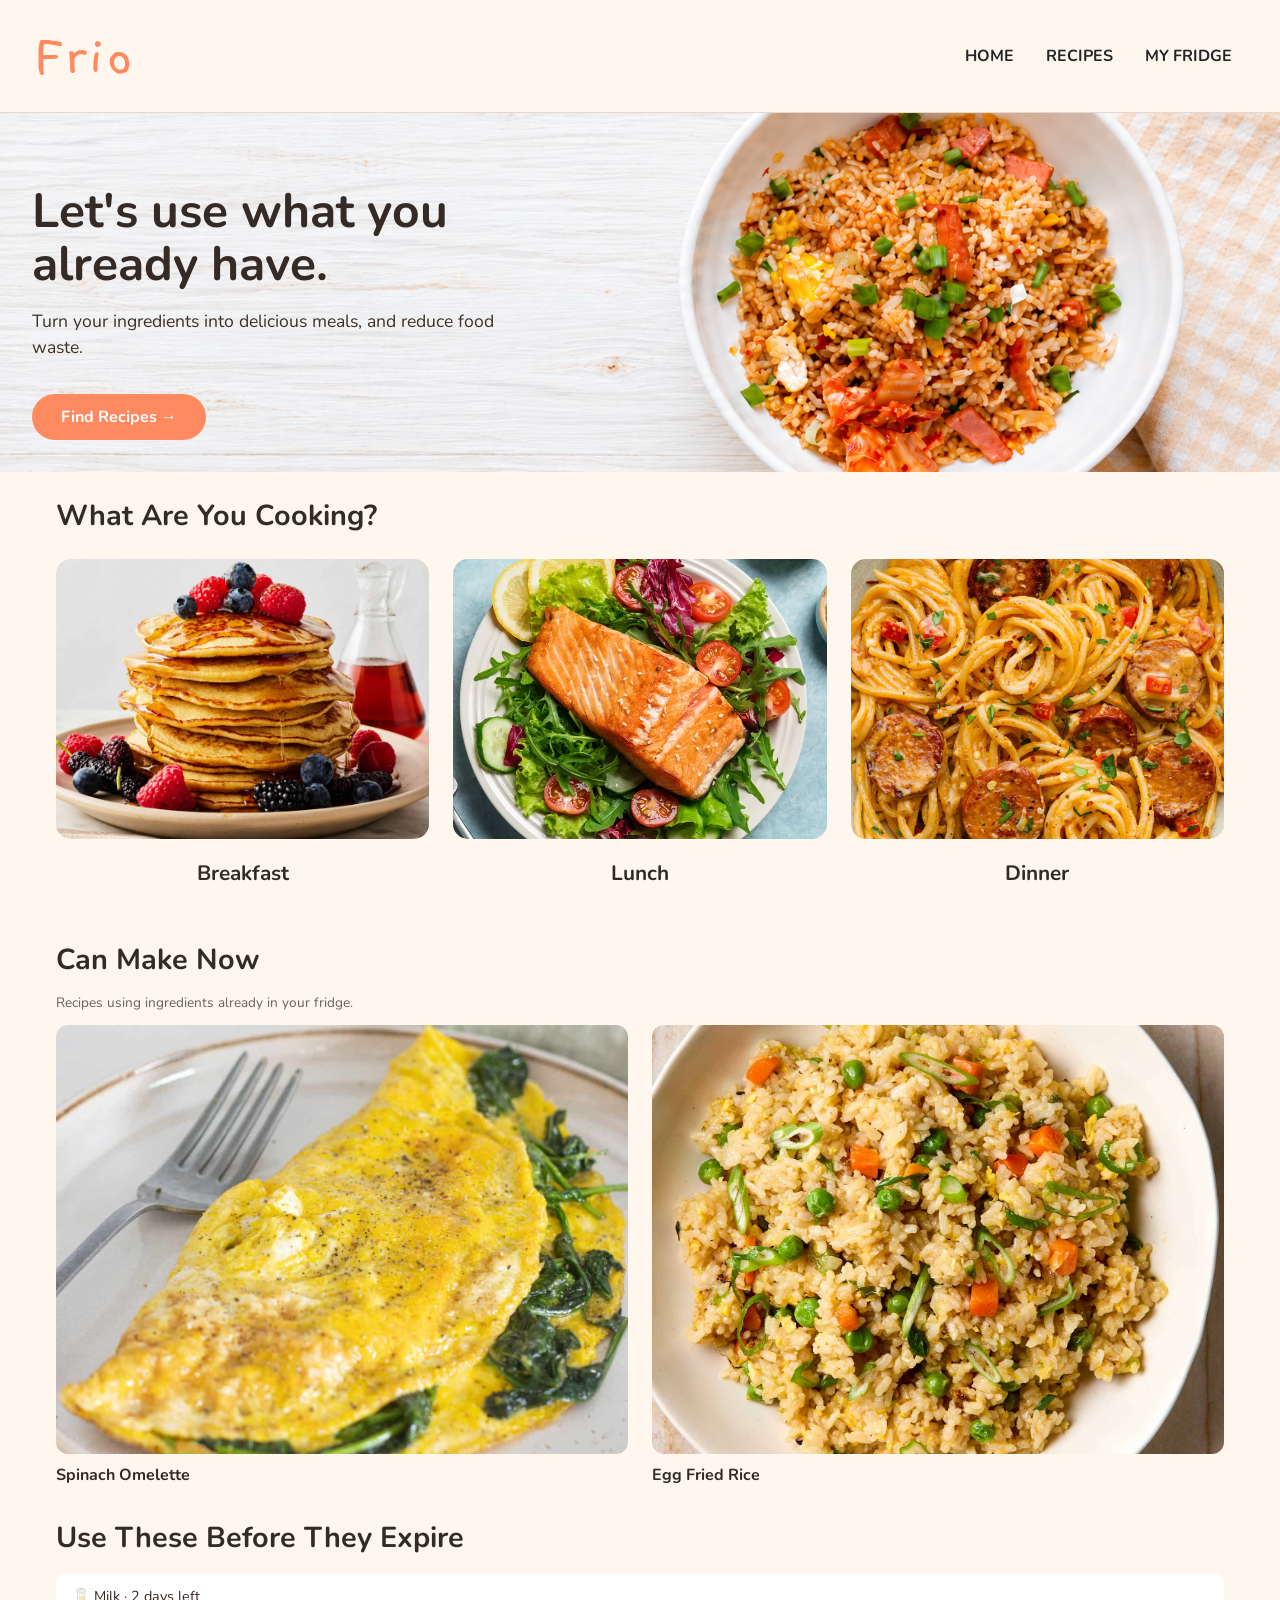
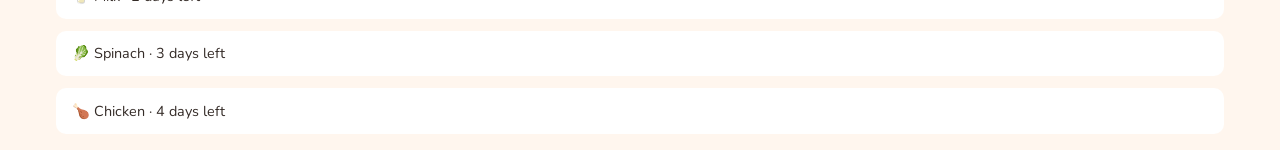
<file: Midterm/index.html>
<!doctype html>
<html lang="en">
  <head>
    <meta charset="utf-8" />
    <meta name="viewport" content="width=device-width, initial-scale=1" />
    <title>Frio — Cook More, Waste Less</title>
    <link rel="stylesheet" type="text/css" href="./css/style.css" />

    <script>


      function toggleShow() {
        var menu = document.getElementById('menu')
        var hamburger = document.getElementById('mobile-menu')

        menu.classList.toggle('show')

        if (menu.classList.contains('show')) {
            hamburger.innerHTML = '&times;'
        } else {
            hamburger.innerHTML = '&#9776;'
        }
    }

    </script>
  </head>
  <body>
    <header>
      <h1 class="brand"><a href="index.html">Frio</a></h1>
  
       <span class="mobile-menu" id="mobile-menu" onclick="toggleShow()">&#9776;</span>

      <nav>
        <ul class="menu" id="menu">
          <li><a href="index.html">HOME</a></li>
          <li><a href="recipes.html">RECIPES</a></li>
          <li><a href="fridge.html">MY FRIDGE</a></li>
        </ul>
      </nav>
    </header>

    
    <main>
        <!-- Hero Section -->
        <section class="hero">
            <div class="hero-text">
                <h1>Let's use what you already have.</h1>

                <p>
                    Turn your ingredients into delicious meals,
                    and reduce food waste.
                </p>
                <a href="recipes.html" class="hero-button">
                    Find Recipes →
                </a>
            </div>
        </section>

        <!-- Meal Section -->
         <section class="meal-section">
         <h2>What Are You Cooking?</h2>
         <div class="meal-container">
            <a href="recipes.html?meal=breakfast" class="meal-card">
                <img src="./img/breakfast.jpg" alt="Breakfast">
                <h3>Breakfast</h3>
            </a>

            <a href="recipes.html?meal=lunch" class="meal-card">
                <img src="./img/lunch.webp" alt="Lunch">
                <h3>Lunch</h3>
            </a>

            <a href="recipes.html?meal=dinner" class="meal-card">
                <img src="./img/dinner.jpg" alt="Dinner">
                <h3>Dinner</h3>
            </a>

         </div>
         </section>

         <!-- CAN MAKE NOW SECTION -->
          <section class="can-make-section">
            <h2>Can Make Now</h2>
            <p>Recipes using ingredients already in your fridge.</p>
            <div class="recipe-container">
                
                <a href="recipes.html" class="recipe-card">
                    <img src="./img/omelette.jpg" alt="Spinach Omelette">
                    <h3>Spinach Omelette</h3>
                </a>
                <a href="recipes.html" class="recipe-card">
                    <img src="./img/friedrice.jpeg" alt="Egg Fried Rice">
                    <h3>Egg Fried Rice</h3>
                </a>
            </div>
        </section>
        
        
        <!-- EXPIRING INGREDIENTS SECTION -->
         <section class="expiring-section">

            <h2>Use These Before They Expire</h2>

            <div class="expiring-list">
                <div class="expiring-item">
                    <p>🥛 Milk · 2 days left</p>
                </div>

                <div class="expiring-item">
                    <p>🥬 Spinach · 3 days left</p>
                </div>

                <div class="expiring-item">
                    <p>🍗 Chicken · 4 days left</p>
                </div>
            </div>
        
        </section>


    </main>


  </body>
</html>
</file>
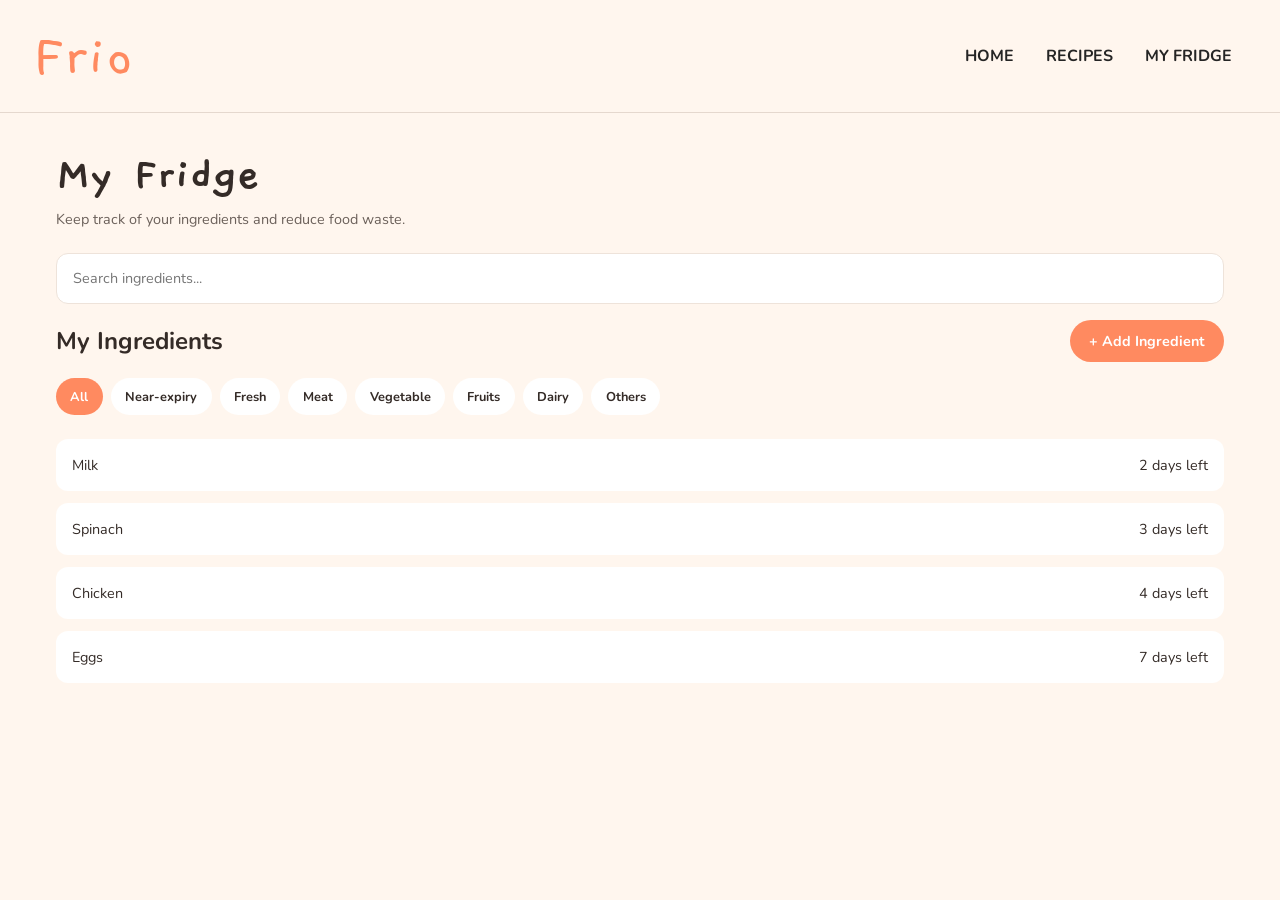
<file: Midterm/fridge.html>
<!doctype html>
<html lang="en">
  <head>
    <meta charset="utf-8" />
    <meta name="viewport" content="width=device-width, initial-scale=1" />
    <title>Frio — Cook More, Waste Less</title>
    <link rel="stylesheet" type="text/css" href="./css/style.css" />

    <script>

      function toggleShow() {
        var menu = document.getElementById('menu')
        var hamburger = document.getElementById('mobile-menu')

        menu.classList.toggle('show')

        if (menu.classList.contains('show')) {
            hamburger.innerHTML = '&times;'
        } else {
            hamburger.innerHTML = '&#9776;'
        }
    }

    </script>
  </head>
  <body>
    <header>
      <h1 class="brand"><a href="index.html">Frio</a></h1>

       <span class="mobile-menu" id="mobile-menu" onclick="toggleShow()">&#9776;</span>

      <nav>
        <ul class="menu" id="menu">
          <li><a href="index.html">HOME</a></li>
          <li><a href="recipes.html">RECIPES</a></li>
          <li><a href="fridge.html">MY FRIDGE</a></li>
        </ul>
      </nav>
    </header>

  
    <main>
        <!-- MY FRIDGE PAGE -->
         <section class="fridge-page">
            <h1>My Fridge</h1>
            <p>Keep track of your ingredients and reduce food waste.</p>
            
            <!-- Search Ingredients -->
             <input
             type="text"
             class="fridge-search"
             id="fridge-search"
             placeholder="Search ingredients..."
             >


            <div class="fridge-heading">
                <h2>My Ingredients</h2>
                <button class="add-ingredient-btn">+ Add Ingredient</button>
            </div>


<!-- Add Ingredient Form -->
<div class="add-ingredient-form" id="add-ingredient-form" hidden>

    <h3>Add New Ingredient</h3>

    <form id="ingredient-form">
      <div class="form-field">
        <label for="ingredient-name">Ingredient Name</label>
        <input type="text" id="ingredient-name"
        placeholder="e.g. Tomato" required>
      
      </div>
      
      <div class="form-field">
        <label for="ingredient-category">Category</label>
        <select id="ingredient-category">
          <option value="vegetable">Vegetable</option>
          <option value="meat">Meat</option>
          <option value="fruits">Fruits</option>
          <option value="dairy">Dairy</option>
          <option value="others">Others</option>
        </select>
      </div>

      <div class="form-field">
      <label for="ingredient-days">Days Until Expiry</label>
      <input type="number" id="ingredient-days"
      min="0" placeholder="e.g. 3" required>
    </div>
    
    <div class="form-actions">
      <button type="button" id="cancel-ingredient">Cancel</button>
      <button type="submit">Add Ingredient</button>
    </div>

    </form>
</div>

            
            <!-- Fridge Filters -->

            <div class="fridge-filters">
                <button class="fridge-filter-btn active" data-filter="all">All</button>
                <button class="fridge-filter-btn" data-filter="near-expiry">Near-expiry</button>
                <button class="fridge-filter-btn" data-filter="fresh">Fresh</button>
                <button class="fridge-filter-btn" data-filter="meat">Meat</button>
                <button class="fridge-filter-btn" data-filter="vegetable">Vegetable</button>
                <button class="fridge-filter-btn" data-filter="fruits">Fruits</button>
                <button class="fridge-filter-btn" data-filter="dairy">Dairy</button>
                <button class="fridge-filter-btn" data-filter="others">Others</button>
            </div>


            <div class="ingredient-list">

                <div class="ingredient-card"
                data-category="dairy"
                data-days="2">
                    <span>Milk</span>
                    <span>2 days left</span>
                </div>

                <div class="ingredient-card"
                data-category="vegetable"
                data-days="3">
                    <span>Spinach</span>
                    <span>3 days left</span>
                </div>

                <div class="ingredient-card"
                data-category="meat"
                data-days="4">
                    <span>Chicken</span>
                    <span>4 days left</span>
                </div>

                <div class="ingredient-card"
                data-category="others"
                data-days="7">
                    <span>Eggs</span>
                    <span>7 days left</span>
                </div>

            </div>

        </section>

    </main>

    <script>
  // Find the search input
  const search = document.querySelector('.fridge-search');

  // Find all fridge filter buttons
const filterButtons = document.querySelectorAll('.fridge-filter-btn');

  // Remember which filter is selected
let currentFilter = 'all';


function filterIngredients() {
    // Find all ingredient cards, including newly added ones
    const ingredients = document.querySelectorAll('.ingredient-card');

    // Get what the user typed
    const searchText = search.value.toLowerCase();
    // Check every ingredient card
    ingredients.forEach(function(ingredient) {
        const name = ingredient.querySelector('span').textContent.toLowerCase();

        // Read ingredient category and days left
        const category = ingredient.dataset.category;
        const days = Number(ingredient.dataset.days);

        // Check if the ingredient matches the search
        const matchesSearch = name.includes(searchText);

        // Check if the ingredient matches the selected filter
        let matchesFilter = false;

        if (currentFilter === 'all') {
            matchesFilter = true;
        } else if (currentFilter === 'near-expiry') {
            matchesFilter = days <= 3;
        } else if (currentFilter === 'fresh') {
            matchesFilter = days > 3;
        } else {
            matchesFilter = category === currentFilter;
        }

        // Show only ingredients that match both
        if (matchesSearch && matchesFilter) {
            ingredient.style.display = '';
        } else {
            ingredient.style.display = 'none';
        }
    });
}


 // Run the filter whenever the user types
search.addEventListener('input', filterIngredients);

// Run the filter whenever a button is clicked
filterButtons.forEach(function(button) {
    button.addEventListener('click', function() {

        // Remember which filter was clicked
        currentFilter = button.dataset.filter;

        // Update the active button style
        filterButtons.forEach(function(btn) {
            btn.classList.remove('active');
        });

        button.classList.add('active');

        // Filter the ingredients
        filterIngredients();
    });
});

// Show the correct ingredients when the page loads
filterIngredients();


// Find the Add Ingredient button and form
const addButton = document.querySelector('.add-ingredient-btn');
const addForm = document.getElementById('add-ingredient-form');
const cancelButton = document.getElementById('cancel-ingredient');

// Open the form
addButton.addEventListener('click', function() {
    addForm.hidden = false;
});

// Close the form
cancelButton.addEventListener('click', function() {
    addForm.hidden = true;
});


const ingredientForm = document.getElementById('ingredient-form');
const ingredientList = document.querySelector('.ingredient-list');

// Add a new ingredient when the form is submitted
ingredientForm.addEventListener('submit', function(event) {
    event.preventDefault();

    // Get the user's input
    const name = document.getElementById('ingredient-name').value.trim();
    const category = document.getElementById('ingredient-category').value;
    const days = Number(document.getElementById('ingredient-days').value);

    if (!name) return;

    // Create a new ingredient card
    const newIngredient = document.createElement('div');
    newIngredient.className = 'ingredient-card';
    newIngredient.dataset.category = category;
    newIngredient.dataset.days = days;

    // Create ingredient name
    const nameSpan = document.createElement('span');
    nameSpan.textContent = name;

    // Create expiry text
    const daysSpan = document.createElement('span');
    daysSpan.textContent = days === 1 ? '1 day left' : days + ' days left';

    // Put the text inside the card
    newIngredient.appendChild(nameSpan);
    newIngredient.appendChild(daysSpan);

    // Add the card to the fridge
    ingredientList.appendChild(newIngredient);
    filterIngredients();

    // Reset and close the form
    ingredientForm.reset();
    addForm.hidden = true;
});


  </script>

  </body>
</html>
</file>
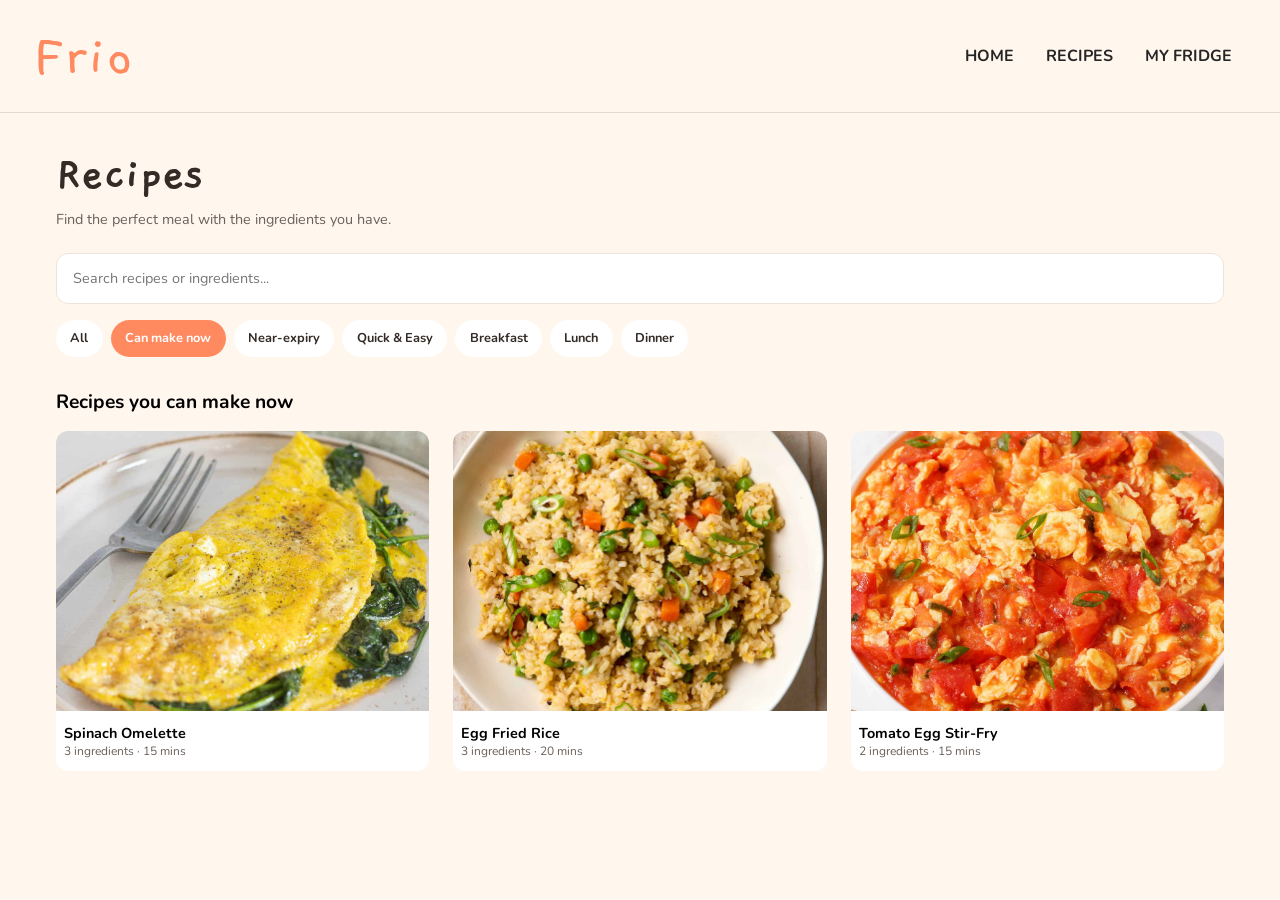
<file: Midterm/recipes.html>
<!doctype html>
<html lang="en">
  <head>
    <meta charset="utf-8" />
    <meta name="viewport" content="width=device-width, initial-scale=1" />
    <title>Frio — Cook More, Waste Less</title>
    <link rel="stylesheet" type="text/css" href="./css/style.css" />

    <script>


      function toggleShow() {
        var menu = document.getElementById('menu')
        var hamburger = document.getElementById('mobile-menu')

        menu.classList.toggle('show')

        if (menu.classList.contains('show')) {
            hamburger.innerHTML = '&times;'
        } else {
            hamburger.innerHTML = '&#9776;'
        }
    }

    </script>
  </head>
  <body>
    <header>
      <h1 class="brand"><a href="index.html">Frio</a></h1>
  
       <span class="mobile-menu" id="mobile-menu" onclick="toggleShow()">&#9776;</span>

      <nav>
        <ul class="menu" id="menu">
          <li><a href="index.html">HOME</a></li>
          <li><a href="recipes.html">RECIPES</a></li>
          <li><a href="fridge.html">MY FRIDGE</a></li>
        </ul>
      </nav>
    </header>

    
    <main>

        <!-- Recipes Page -->
         <section class="recipes-page">
            <h1>Recipes</h1>
            <p>Find the perfect meal with the ingredients you have.</p>
            <input
            type="text"
            id="recipe-search"
            placeholder="Search recipes or ingredients..."
            >
        
        
        <!-- Recipe Filters -->
         <div class="recipe-filters">
            <button class="filter-btn" data-filter="all">All</button>
            <button class="filter-btn active" data-filter="can-make">Can make now</button>
            <button class="filter-btn" data-filter="near-expiry">Near-expiry</button>
            <button class="filter-btn" data-filter="quick">Quick & Easy</button>
            <button class="filter-btn" data-filter="breakfast">Breakfast</button>
            <button class="filter-btn" data-filter="lunch">Lunch</button>
            <button class="filter-btn" data-filter="dinner">Dinner</button>
        </div>
        
        <!-- Recipe Cards -->
         <div class="recipes-results">
            <h2>Recipes you can make now</h2>
            <div class="recipes-grid">
              <div class="recipes-card"
              data-meal="breakfast"
              data-time="15"
              data-expiry="true"
              data-can-make="true">
              <img src="./img/omelette.jpg" alt="Spinach Omelette">
              <h3>Spinach Omelette</h3>
              <p>3 ingredients · 15 mins</p>
            </div>
                
                <div class="recipes-card"
                  data-meal="dinner"
                  data-time="20"
                  data-expiry="false"
                  data-can-make="true">
                    <img src="./img/friedrice.jpeg" alt="Egg Fried Rice">
                    <h3>Egg Fried Rice</h3>
                    <p>3 ingredients · 20 mins</p>
                </div>
                
                <!-- Tomato Egg Stir-Fry -->
                <div class="recipes-card"
                data-meal="lunch"
                data-time="15"
                data-expiry="false"
                data-can-make="true">
                    <img src="./img/tomatoegg.jpg" alt="Tomato Egg Stir-Fry">
                    <h3>Tomato Egg Stir-Fry</h3>
                     <p>2 ingredients · 15 mins</p>
                </div>

                <!-- Garlic Chicken -->
                <div class="recipes-card"
                data-meal="dinner"
                data-time="25"
                data-expiry="false"
                data-can-make="false">
                    <img src="./img/garlicchicken.jpg" alt="Garlic Chicken">
                    <h3>Garlic Chicken</h3>
                    <p>3 ingredients · 25 mins</p>
                </div>

                <!-- Veggie Stir Fry -->
                <div class="recipes-card"
                data-meal="lunch"
                data-time="20"
                data-expiry="true"
                data-can-make="false">
                    <img src="./img/veggiestirfry.jpg" alt="Veggie Stir Fry">
                    <h3>Veggie Stir Fry</h3>
                    <p>4 ingredients · 20 mins</p>
                </div>

                <!-- Chicken Curry -->
                <div class="recipes-card"
                data-meal="dinner"
                data-time="30"
                data-expiry="false"
                data-can-make="false">
                    <img src="./img/chickencurry.jpg" alt="Chicken Curry">
                    <h3>Chicken Curry</h3>
                    <p>5 ingredients · 30 mins</p>
                </div>

            </div>
        </div>


        </section>



    </main>
    <script>
    const buttons = document.querySelectorAll('.filter-btn');
    const cards = document.querySelectorAll('.recipes-card');
    const search = document.getElementById('recipe-search');

    let currentFilter = 'can-make';

    function filterRecipes() {
        const searchText = search.value.toLowerCase();

        cards.forEach(function(card) {
            const name = card.textContent.toLowerCase();
            const meal = card.dataset.meal;
            const time = Number(card.dataset.time);
            const expiry = card.dataset.expiry;
            const canMake = card.dataset.canMake;

            let matchesFilter = false;

            if (currentFilter === 'all') {
                matchesFilter = true;
            } else if (currentFilter === 'can-make') {
                matchesFilter = canMake === 'true';
            } else if (currentFilter === 'near-expiry') {
                matchesFilter = expiry === 'true';
            } else if (currentFilter === 'quick') {
                matchesFilter = time <= 20;
            } else {
                matchesFilter = meal === currentFilter;
            }

            const matchesSearch = name.includes(searchText);

            if (matchesFilter && matchesSearch) {
                card.style.display = '';
            } else {
                card.style.display = 'none';
            }
        });
    }

    function selectFilter(filter) {
        currentFilter = filter;

        buttons.forEach(function(button) {
            button.classList.toggle(
                'active',
                button.dataset.filter === filter
            );
        });

        filterRecipes();
    }

    buttons.forEach(function(button) {
        button.addEventListener('click', function() {
            selectFilter(button.dataset.filter);
        });
    });

    search.addEventListener('input', filterRecipes);

    const params = new URLSearchParams(window.location.search);
    const meal = params.get('meal');
    
    if (['breakfast', 'lunch', 'dinner'].includes(meal)) {
        selectFilter(meal);
    } else {
        selectFilter('can-make');
    }
    </script>

  </body>
</html>
</file>
<file: Midterm/css/style.css>
/* ===================================
   FRIO - MOBILE FIRST CSS
   =================================== */


/* 1. GLOBAL STYLES */

@import url('https://fonts.googleapis.com/css2?family=Gaegu:wght@300;400;700&display=swap');
@import url('https://fonts.googleapis.com/css2?family=Montserrat:wght@600;700;800&display=swap');
@import url('https://fonts.googleapis.com/css2?family=Nunito:wght@400;600;700&display=swap');

* {
  box-sizing: border-box;
}

body {
  margin: 0;
  font-family: Helvetica, Arial, sans-serif;
  background-color: #fff6ee;
}

img {
  width: 100%;
  height: auto;
}


/* 2. HEADER - MOBILE FIRST */

header {
  display: flex;
  flex-direction: column;
  justify-content: center;
  align-items: stretch;
  text-align: left;
  padding: 0 1rem;
  position: relative;
  background-color: #fff6ee;
  border-bottom: 1px solid #e5d8ce;
}

/* Frio Logo */

.brand {
  margin: 0;
  font-family: 'Gaegu', cursive;
  font-weight: 500;
  padding: 1rem 0;
  font-size: 4rem
}

header a {
  color: #333;
  text-decoration: none;
}

.brand a {
  color: #ff8a60;
}


/* 3. HAMBURGER MENU - MOBILE */

.mobile-menu {
  display: block;
  color: #333;
  font-size: 3rem;
  position: absolute;
  top: 1.5rem;
  right: 1rem;
  cursor: pointer;
}


/* 4. NAVIGATION - MOBILE */

nav {
  display: none;
  position: absolute;
  top: 100%;
  left: 0;
  width: 55%;
  height: 100vh;
  background-color: rgba(255, 246, 238, 0.95);
  z-index: 10;
  border-top: 1px solid #e5d8ce;
}

nav:has(.menu.show) {
  display: block;
}

.menu {
  list-style-type: none;
  padding: 0;
  margin: 0;
  display: none;
  flex-direction: column;
}

/* JavaScript adds the show class */

.menu.show {
  display: flex;
}

.menu li {
  min-width: 5rem;
  border-bottom: 1px solid #e5d8ce;
}

.menu li a {
  display: block;
  padding: 1.5rem 1rem;
  text-align: left;
  font-weight: 700;
  font-family: 'Nunito', sans-serif;
  color: #252525;
}

.menu li a:hover {
  color: #ff8a60;
  background-color: #fce8da;
}


/* HERO SECTION - MOBILE FIRST */
.hero {
  background-image: url('../img/heroimg.png');
  background-size: cover;
  background-position: center;
  background-repeat: no-repeat;
  min-height: 300px;
  padding: 2rem;
  display: flex;
  flex-direction: column;
  justify-content: center;
  position: relative;
}


/* Hero text - Mobile First */

.hero-text {
  width: 55%;
  max-width: 520px;
}

.hero-text h1 {
  font-family: 'Nunito', sans-serif;
  font-size: 2rem;
  line-height: 1.1;
  margin-bottom: 1rem;
  font-weight: 700;
  color: #342b27;
}

.hero-text p {
  font-family: 'Nunito', sans-serif;
  font-size: 0.9rem;
  line-height: 1.5;
  font-weight: 400;
  color: #3b302b;
  text-shadow: 0 1px 2px rgba(255, 248, 240, 0.8);
}


/* HERO BUTTON */

.hero-button {
  display: inline-block;
  background-color: #ff8a60;
  color: white;
  text-decoration: none;
  padding: 0.75rem 1.8rem;
  border-radius: 30px;
  font-family: 'Nunito', sans-serif;
  font-size: 1rem;
  font-weight: 700;
  margin-top: 1rem;
}

.hero-button:hover {
  background-color: #ed754c;
}


/* MEAL CATEGORIES */

.meal-section {
  padding: 1.5rem 1rem;
}

.meal-section h2 {
  font-family: 'Nunito', sans-serif;
  font-size: 1.8rem;
  color: #342b27;
  margin-top: 0;
  margin-bottom: 1.5rem;
}

.meal-container {
  display: flex;
  flex-direction: row;
  gap: 0.5rem;
}

.meal-card {
  flex: 1;
  min-width:0;
  text-decoration: none;
  color: #342b27;
  text-align: center;
}

.meal-card img {
  width: 100%;
  aspect-ratio: 1 / 1;
  object-fit: cover;
  object-position: center;
  border-radius: 10px;
  transition: transform 0.3s ease;
}

.meal-card h3 {
  font-family: 'Nunito', sans-serif;
  font-size: 0.8rem;
  margin-top: 0.5rem;
}

.meal-card:hover img {
  transform: scale(1.03);
}

/* 6. CAN MAKE NOW - MOBILE FIRST */

.can-make-section {
  padding: 0.5rem 1rem 1rem;
}

.can-make-section h2 {
  font-family: 'Nunito', sans-serif;
  font-size: 1.8rem;
  color: #342b27;
  margin: 0 0 0.25rem;
}

.can-make-section p {
  font-family: 'Nunito', sans-serif;
  font-size: 0.85rem;
  color: #6b605a;
  margin-bottom: 0 0 0.75rem;
}

.recipe-container {
  display: flex;
  flex-direction: row;
  gap: 1rem;
}

.recipe-card {
  flex: 1;
  min-width: 0;
  text-decoration: none;
  color: #342b27;
}

.recipe-card img {
  width: 100%;
  aspect-ratio: 4 / 3;
  object-fit: cover;
  border-radius: 12px;
}

.recipe-card h3 {
  font-family: 'Nunito', sans-serif;
  font-size: 0.85rem;
  margin: 0.35rem 0 0;
  text-align: left;
}


/* EXPIRING INGREDIENTS - MOBILE FIRST */

.expiring-section {
  background-color: #fff6ee;
  padding: 1rem;
}

.expiring-section h2 {
  font-family: 'Nunito', sans-serif;
  font-size: 1.8rem;
  color: #342b27;
  margin: 0 0 1rem;
}

.expiring-list {
  display: flex;
  flex-direction: column;
  gap: 0.75rem;
}

.expiring-item {
  background-color: white;
  padding: 0.8rem 1rem;
  border-radius: 10px;
}

.expiring-item p {
  font-family: 'Nunito', sans-serif;
  font-size: 0.9rem;
  color: #342b27;
  margin: 0;
}


/* RECIPES PAGE - MOBILE FIRST */

.recipes-page {
  padding: 1.5rem 1.5rem;
}

/* Recipes Title */

.recipes-page h1 {
  font-family: 'Gaegu', cursive;
  font-size: 3rem;
  font-weight: 700;
  color: #342b27;
  margin: 0;
}

/* Description */

.recipes-page > p {
  font-family: 'Nunito', sans-serif;
  font-size: 0.9rem;
  color: #6b605a;
  margin: 0.25rem 0 1.5rem;
}

/* Search Bar */

.recipes-page input {
  width: 100%;
  padding: 0.9rem 1rem;
  border: 1px solid #eee3da;
  border-radius: 12px;
  background-color: white;
  font-family: 'Nunito', sans-serif;
  font-size: 0.9rem;
  outline-color: #ff8a60;
}


/* RECIPE FILTER BUTTONS - MOBILE FIRST */

.recipe-filters {
  display: flex;
  flex-wrap: wrap;
  gap: 0.5rem;
  margin-top: 1rem;
}

.filter-btn {
  background-color: white;
  color: #342b27;
  border: none;
  border-radius: 25px;
  padding: 0.6rem 0.9rem;
  font-family: 'Nunito', sans-serif;
  font-size: 0.8rem;
  font-weight: 700;
  cursor: pointer;
}

.filter-btn:hover {
  background-color: #fce8da;
}


.filter-btn.active {
  background-color: #ff8a60;
  color: white;
}


/* RECIPE CARDS - MOBILE */

.recipes-results {
  margin-top: 2rem;
}

.recipes-results h2 {
  font-family: 'Nunito', sans-serif;
  font-size: 1.2rem;
  margin-bottom: 1rem;
}

.recipes-grid {
  display: flex;
  flex-wrap: wrap;
  gap: 1rem;
}

.recipes-card {
  width: calc(50% - 0.5rem);
  background-color: white;
  border-radius: 12px;
  overflow: hidden;
}

.recipes-card img {
  width: 100%;
  aspect-ratio: 1 / 1;
  object-fit: cover;
}

.recipes-card h3 {
  font-family: 'Nunito', sans-serif;
  font-size: 0.9rem;
  margin: 0.5rem 0.5rem 0;
}

.recipes-card p {
  font-family: 'Nunito', sans-serif;
  font-size: 0.75rem;
  margin: 0 0.5rem 0.75rem;
  color: #6b605a;
}


/* MY FRIDGE PAGE - MOBILE FIRST */

.fridge-page {
  padding: 1.5rem 1rem;
}

.fridge-page h1 {
  font-family: 'Gaegu', cursive;
  font-size: 3rem;
  color: #342b27;
  margin: 0;
}

.fridge-page > p {
  font-family: 'Nunito', sans-serif;
  font-size: 0.9rem;
  color: #6b605a;
  margin: 0.25rem 0 1.5rem;
}

/* Ingredients Heading */

.fridge-heading {
  display: flex;
  flex-direction: column;
  align-items: flex-start;
  gap: 0.75rem;
  margin-bottom: 1rem;
}

.fridge-heading h2 {
  font-family: 'Nunito', sans-serif;
  font-size: 1.5rem;
  color: #342b27;
  margin: 0;
}

/* Add Ingredient Button */

.add-ingredient-btn {
  background-color: #ff8a60;
  color: white;
  border: none;
  border-radius: 25px;
  padding: 0.7rem 1.2rem;
  font-family: 'Nunito', sans-serif;
  font-size: 0.9rem;
  font-weight: 700;
  cursor: pointer;
}

.add-ingredient-btn:hover {
  background-color: #ed754c;
}

/* Ingredient Cards */

.ingredient-list {
  display: flex;
  flex-direction: column;
  gap: 0.75rem;
}

.ingredient-card {
  display: flex;
  justify-content: space-between;
  align-items: center;
  gap: 1rem;
  background-color: white;
  padding: 1rem;
  border-radius: 12px;
  font-family: 'Nunito', sans-serif;
  font-size: 0.9rem;
  color: #342b27;
}


/* FRIDGE FILTER BUTTONS */

.fridge-filters {
  display: flex;
  flex-wrap: wrap;
  gap: 0.5rem;
  margin-bottom: 1.5rem;
}

.fridge-filter-btn {
  background-color: white;
  color: #342b27;
  border: none;
  border-radius: 25px;
  padding: 0.6rem 0.9rem;
  font-family: 'Nunito', sans-serif;
  font-size: 0.8rem;
  font-weight: 700;
  cursor: pointer;
}

.fridge-filter-btn.active {
  background-color: #ff8a60;
  color: white;
}

.fridge-filter-btn:hover {
  background-color: #fce8da;
}

.fridge-filter-btn.active:hover {
  background-color: #ed754c;
}


/* FRIDGE SEARCH BAR */

.fridge-search {
  width: 100%;
  padding: 0.9rem 1rem;
  border: 1px solid #eee3da;
  border-radius: 12px;
  background-color: white;
  font-family: 'Nunito', sans-serif;
  font-size: 0.9rem;
  outline-color: #ff8a60;
  margin-bottom: 1rem;
}



/* ===================================
   6. TABLET - 768px AND ABOVE
   =================================== */

@media screen and (min-width: 768px) {

  .meal-container {
    flex-direction: row;
  }
  
  .meal-card {
    flex: 1;
    min-width: 0;
  }

}


/* ===================================
   7. DESKTOP - 1025px AND ABOVE
   =================================== */

@media screen and (min-width: 1025px) {

  header {
    flex-direction: row;
    justify-content: space-between;
    align-items: center;
    text-align: left;
    padding: 0 2rem;
  }

  .mobile-menu {
    display: none;
  }

  .menu {
    display: flex;
    flex-direction: row;
  }

  .menu li {
    border-bottom: none;
  }
  
  nav {
    display: block;
    position: static;
    width: auto;
    height: auto;
    background-color: transparent;
    border-top: none;
  }

  
  .hero-text {
    width: 42%;
    max-width: 520px;
  }

  .hero-text h1 {
    font-size: 3rem;
    line-height: 1.1;
  }

  .hero-text p {
    font-size: 1.1rem;
  }

  .meal-container {
    flex-direction: row;
    gap: 1.5rem;
  }
  
  .meal-card {
    flex: 1;
    min-width: 0;
  }

  .meal-section {
    padding: 1.5rem 1rem;
    max-width: 1200px;
    margin: 0 auto;
  }

  .meal-card img {
    aspect-ratio: 4 / 3;
    border-radius: 15px;
  }

  .meal-card h3 {
    font-size: 1.3rem;
    margin-top: 1rem;
  }

  .can-make-section {
    max-width: 1200px;
    margin: 0 auto;
    padding: 0.5rem 1rem 1rem;
  }

  .recipe-container {
    gap: 1.5rem;
  }
  
  .recipe-card h3 {
    font-size: 1rem;
  }
  
  /* EXPIRING INGREDIENTS - DESKTOP */

  .expiring-section {
    max-width: 1200px;
    margin: 0 auto;
    padding: 1rem;
  }
  
  /* RECIPES PAGE - DESKTOP */
  
  .recipes-page {
    max-width: 1200px;
    margin: 0 auto;
    padding: 2rem 1rem;
  }

  .recipes-grid {
   gap: 1.5rem;
  }

  .recipes-card {
    width: calc((100% - 3rem) / 3);
  }

  .recipes-card img {
    aspect-ratio: 4 / 3;
  }

  /* MY FRIDGE - DESKTOP */
  .fridge-page {
    max-width: 1200px;
    margin: 0 auto;
    padding: 2rem 1rem;
  }

  .fridge-heading {
    flex-direction: row;
    justify-content: space-between;
    align-items: center;
  }




}

/* Add Ingredient Form */

.add-ingredient-form {
    background-color: white;
    padding: 28px;
    border-radius: 20px;
    margin: 24px 0;
    box-shadow: 0 4px 16px rgba(0, 0, 0, 0.04);
}

.add-ingredient-form[hidden] {
    display: none;
}

.add-ingredient-form h3 {
    font-size: 24px;
    margin: 0 0 24px;
    color: #352c28;
}

#ingredient-form {
    display: grid;
    grid-template-columns: 1fr 1fr;
    gap: 12px 20px;
}

#ingredient-form label {
    font-size: 15px;
    font-weight: 600;
    color: #352c28;
}

#ingredient-form label[for="ingredient-name"],
#ingredient-name {
    grid-column: 1 / -1;
}

#ingredient-form input,
#ingredient-form select {
    width: 100%;
    box-sizing: border-box;
    padding: 13px 15px;
    border: 1px solid #e8ded7;
    border-radius: 10px;
    background-color: #fffaf6;
    font: inherit;
    color: #352c28;
}

#ingredient-form input:focus,
#ingredient-form select:focus {
    outline: 2px solid #f47750;
    outline-offset: 1px;
}

#ingredient-form button {
    padding: 12px 20px;
    border-radius: 25px;
    font: inherit;
    font-weight: 600;
    cursor: pointer;
}

#ingredient-form button[type="submit"] {
    background-color: #f47750;
    color: white;
    border: none;
}

#cancel-ingredient {
    background-color: white;
    color: #352c28;
    border: 1px solid #e8ded7;
}

@media (max-width: 600px) {
    #ingredient-form {
        grid-template-columns: 1fr;
    }

    #ingredient-form label[for="ingredient-name"],
    #ingredient-name {
        grid-column: auto;
    }
}


.form-field {
    display: flex;
    flex-direction: column;
    gap: 8px;
    min-width: 0;
}

.form-field:first-child {
    grid-column: 1 / -1;
}

.form-actions {
    grid-column: 1 / -1;
    display: flex;
    justify-content: flex-end;
    gap: 12px;
    margin-top: 12px;
}

@media (max-width: 600px) {
    .form-field:first-child,
    .form-actions {
        grid-column: auto;
    }
}
</file>
